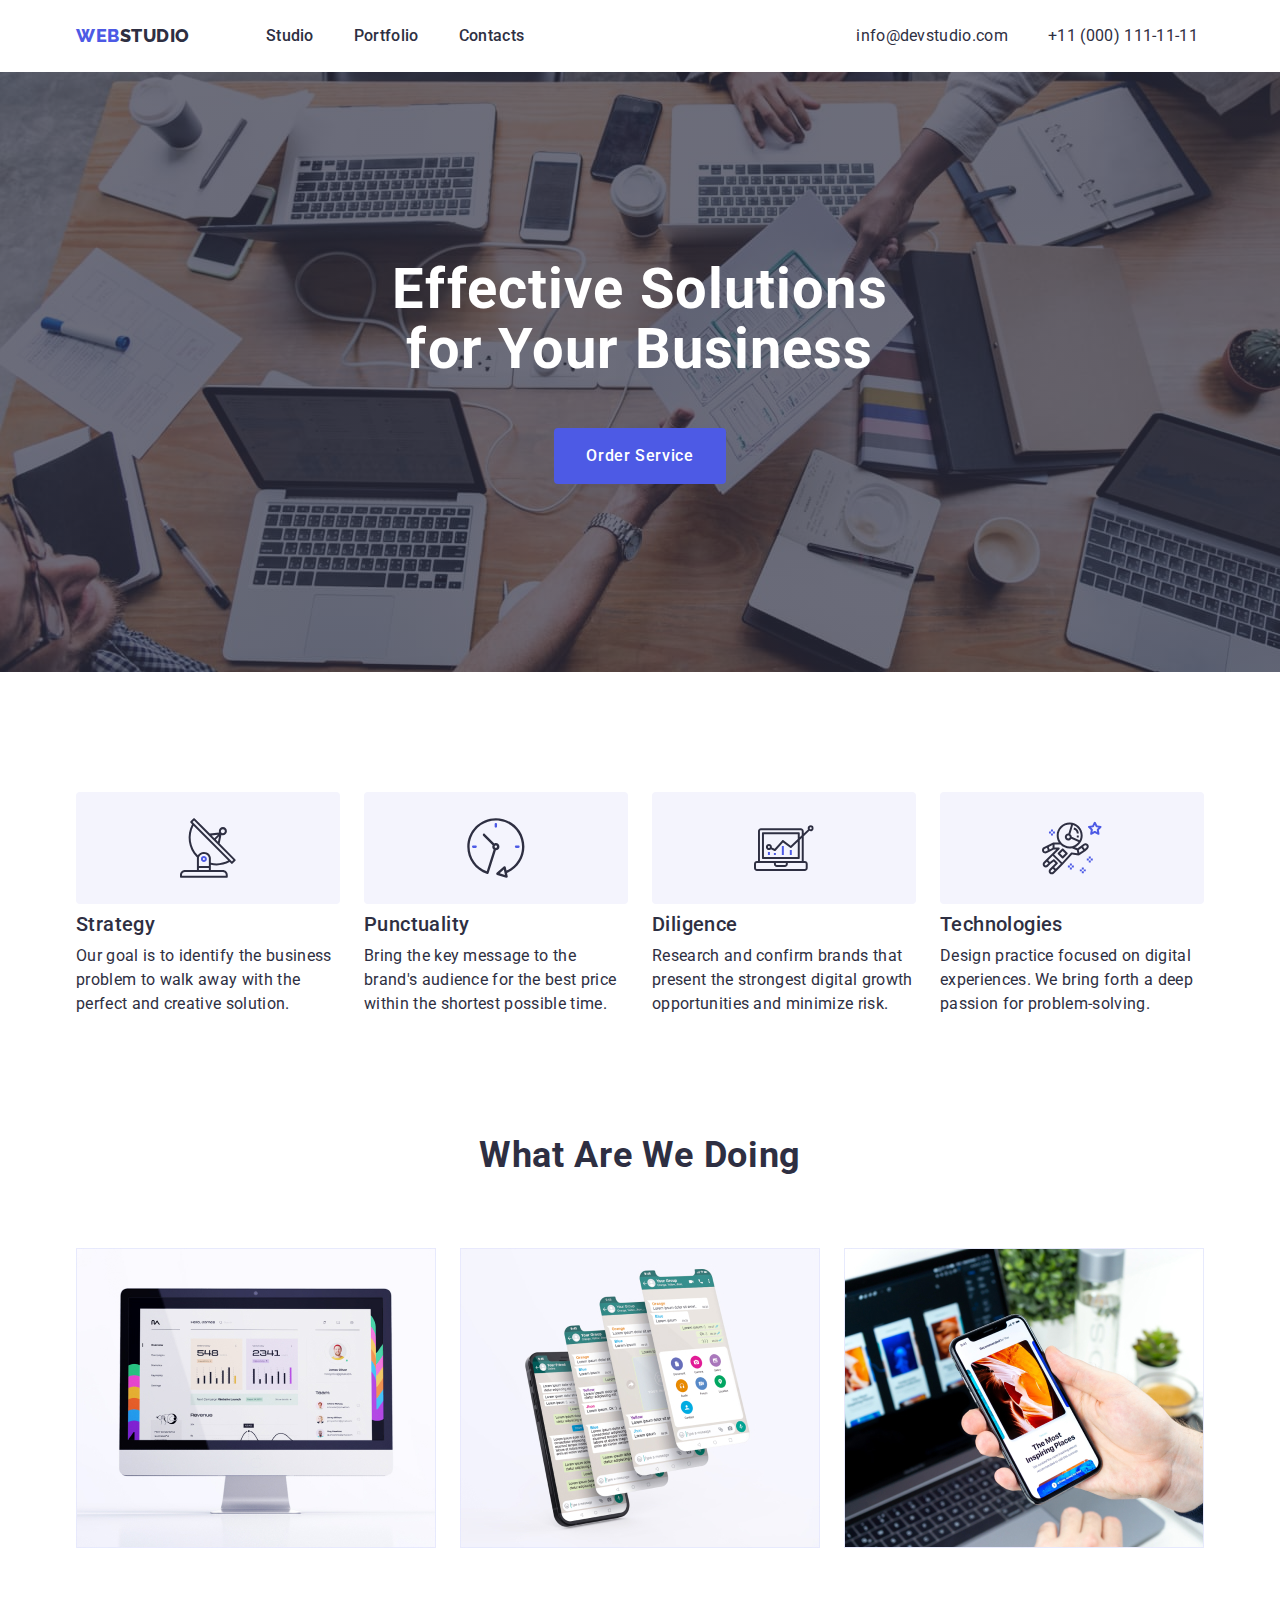
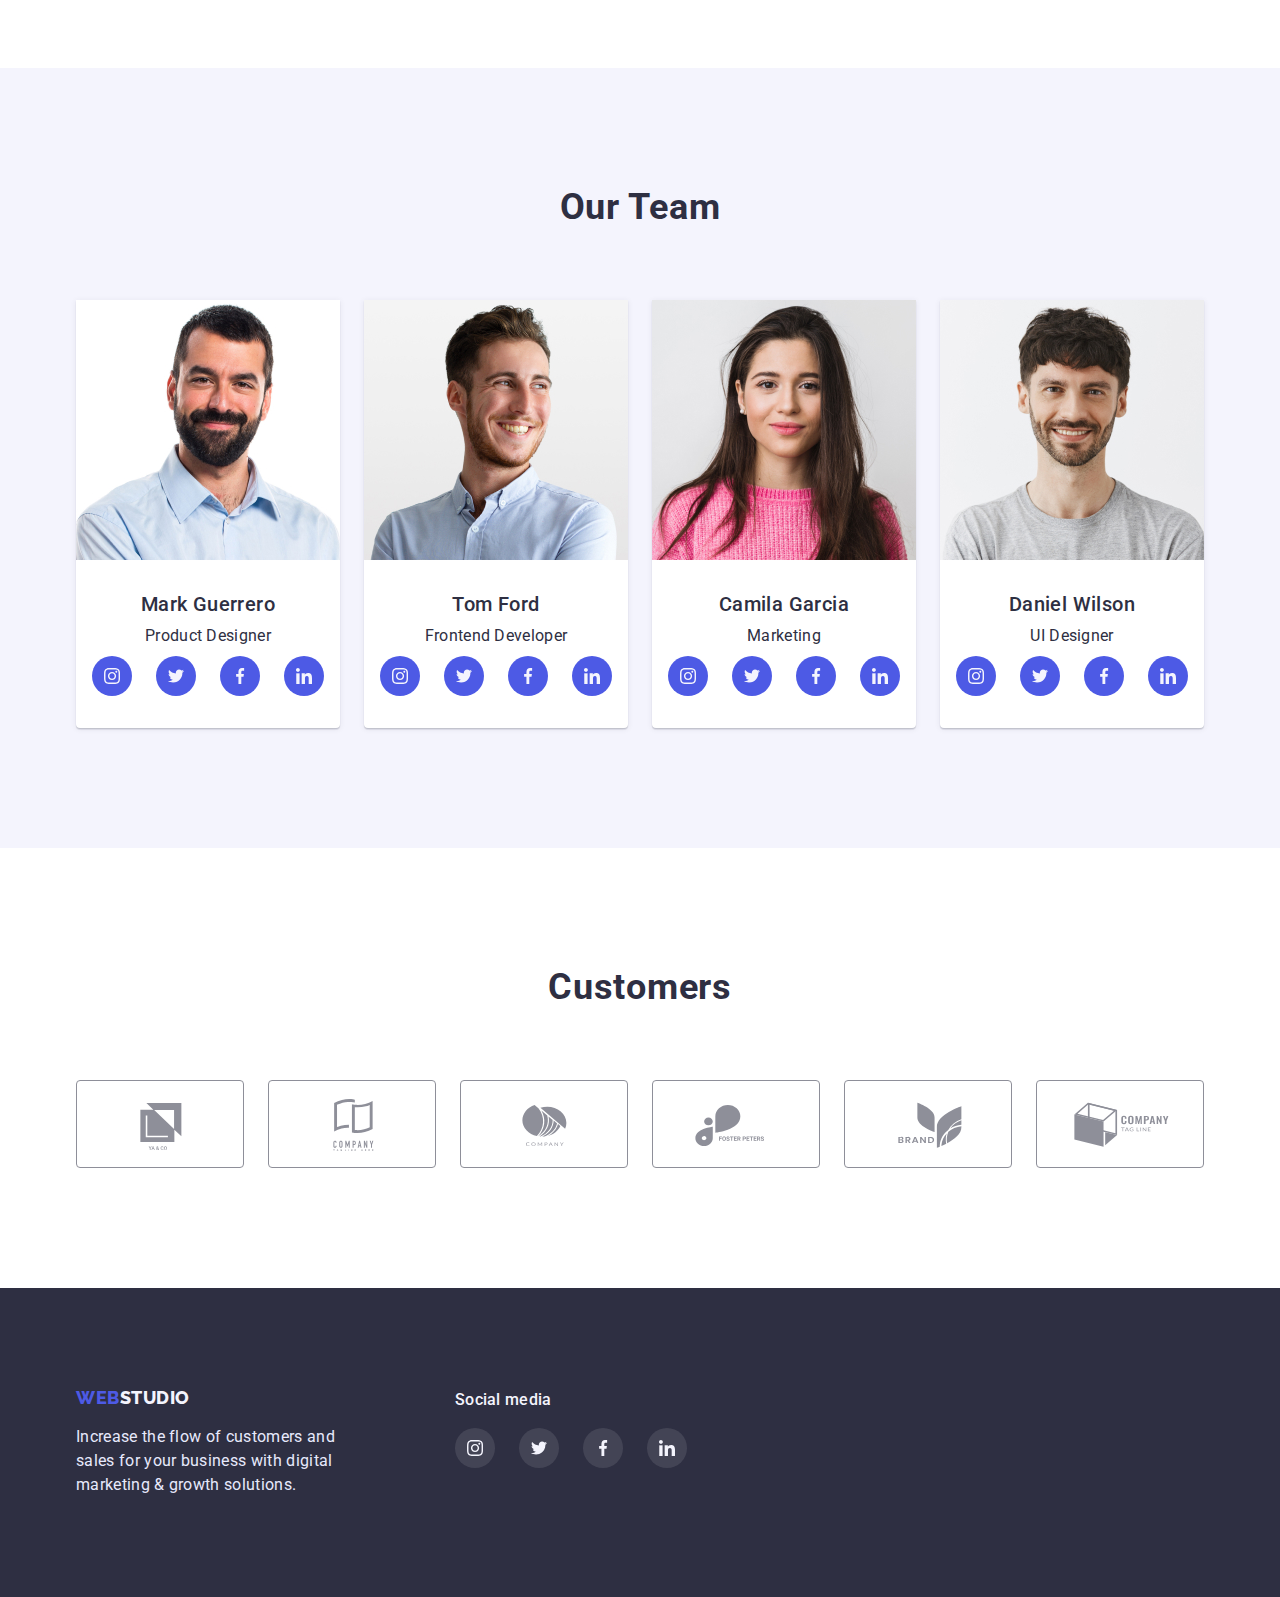
<file: index.html>
<!DOCTYPE html>
<html lang="en">
  <head>
    <meta charset="UTF-8" />
    <meta http-equiv="X-UA-Compatible" content="IE=edge" />
    <meta name="viewport" content="width=device-width, initial-scale=1.0" />
    <title>home work-3</title>
    <link
      href="https://fonts.googleapis.com/css2?family=Raleway:wght@800&family=Roboto:wght@400;500;700&display=swap"
      rel="stylesheet"
    />
    <link
      rel="stylesheet"
      href="https://cdnjs.cloudflare.com/ajax/libs/modern-normalize/1.1.0/modern-normalize.min.css"
    />
    <link rel="stylesheet" href="./css/stail.css" />
  </head>

  <body class="body">
    <!-- HEADER -->
    <header>
      <div class="conteiner-nav">
        <nav class="navwebstudio">
          <a href="" class="heder-studio"
            ><span class="heder-web">Web</span> Studio
          </a>

          <ul class="navigation">
            <li class="heder-text">
              <a href="./index.html" class="links-heder">Studio</a>
            </li>

            <li class="heder-text">
              <a href="./portfolio.html" class="links-heder">Portfolio</a>
            </li>
            <li class="heder-text">
              <a href="" class="links-heder">Contacts</a>
            </li>
          </ul>
        </nav>
        <ul class="navtelefon">
          <li class="li-telefon">
            <a href="" class="heder-mail-telefon">info@devstudio.com</a>
          </li>
          <li class="li-telefon">
            <a href="" class="heder-mail-telefon">+11 (000) 111-11-11</a>
          </li>
        </ul>
      </div>
    </header>
    <!-- Big Header -->
    <main>
      <section class="big-heder">
        <div class="conteiner">
          <h1 class="banner">Effective Solutions for Your Business</h1>
          <button data-modal-open type="button" class="buttonStudio">
            Order Service
          </button>
        </div>
      </section>
      <!-- Section-1  -->
      <section class="section-strategi">
        <div class="conteiner">
          <ul class="conteiner-strategy">
            <li class="benefits">
              <div class="div-svg-strategi">
                <svg class="svg-strategi">
                  <use
                    href="./images/litel-img/symbol-defs.svg#icon-antenna-1"
                  ></use>
                </svg>
              </div>
              <h3 class="firsttitle">Strategy</h3>
              <p class="text">
                Our goal is to identify the business problem to walk away with
                the perfect and creative solution.
              </p>
            </li>
            <li class="benefits">
              <div class="div-svg-strategi">
                <svg class="svg-strategi">
                  <use
                    href="./images/litel-img/symbol-defs.svg#icon-clock-1"
                  ></use>
                </svg>
              </div>
              <h3 class="firsttitle">Punctuality</h3>
              <p class="text">
                Bring the key message to the brand's audience for the best price
                within the shortest possible time.
              </p>
            </li>
            <li class="benefits">
              <div class="div-svg-strategi">
                <svg class="svg-strategi">
                  <use
                    href="./images/litel-img/symbol-defs.svg#icon-diagram-1"
                  ></use>
                </svg>
              </div>
              <h3 class="firsttitle">Diligence</h3>
              <p class="text">
                Research and confirm brands that present the strongest digital
                growth opportunities and minimize risk.
              </p>
            </li>
            <li class="benefits">
              <div class="div-svg-strategi">
                <svg class="svg-strategi">
                  <use
                    href="./images/litel-img/symbol-defs.svg#icon-astronaut-1"
                  ></use>
                </svg>
              </div>
              <h3 class="firsttitle">Technologies</h3>
              <p class="text">
                Design practice focused on digital experiences. We bring forth a
                deep passion for problem-solving.
              </p>
            </li>
          </ul>
        </div>
      </section>
      <!-- Secton-2 -->
      <section>
        <div class="conteiner">
          <h2>What are we doing</h2>

          <ul class="index-img-first">
            <li class="img-what-we-dung">
              <img
                class=""
                src="./images/computer.jpg"
                width="360"
                height="300"
                alt="computer"
              />
            </li>
            <li class="img-what-we-dung">
              <img
                class=""
                src="./images/telefon.jpg"
                width="360"
                height="300"
                alt="telefon"
              />
            </li>
            <li class="img-what-we-dung">
              <img
                class=""
                src="./images/comp&telefon.jpg"
                width="360"
                height="300"
                alt="comp&telefon"
              />
            </li>
          </ul>
        </div>
      </section>
      <!-- Section-3 -->
      <section class="section-strategi comand">
        <div class="conteiner">
          <h2>Our Team</h2>

          <ul class="index-img-secondary">
            <li class="img-comand">
              <img
                src="./images/man.jpg"
                width="264"
                height="260"
                alt="themanissmail"
              />
              <div class="section3-text">
                <h3 class="firsttitle">Mark Guerrero</h3>
                <p class="text">Product Designer</p>
                <ul class="ul-svg-comand">
                  <li class="li-svg-comand">
                    <a href="" class="a-svg-comand"
                      ><svg class="svg-comand">
                        <use
                          href="./images/litel-img/sprite-nooptmiz.svg#icon-instagram-2"
                        ></use>
                      </svg>
                    </a>
                  </li>

                  <li class="li-svg-comand">
                    <a href="" class="a-svg-comand"
                      ><svg class="svg-comand">
                        <use
                          href="./images/litel-img/sprite-nooptmiz.svg#icon-twitter-1"
                        ></use>
                      </svg>
                    </a>
                  </li>

                  <li class="li-svg-comand">
                    <a href="" class="a-svg-comand"
                      ><svg class="svg-comand">
                        <use
                          href="./images/litel-img/sprite-nooptmiz.svg#icon-facebook-1"
                        ></use>
                      </svg>
                    </a>
                  </li>
                  <li class="li-svg-comand">
                    <a href="" class="a-svg-comand"
                      ><svg class="svg-comand">
                        <use
                          href="./images/litel-img/sprite-nooptmiz.svg#icon-linkedin-1"
                        ></use>
                      </svg>
                    </a>
                  </li>
                </ul>
              </div>
            </li>
            <li class="img-comand">
              <img
                src="./images/jangman.jpg"
                width="264"
                height="260"
                alt="youngmansmiling"
              />
              <div class="section3-text">
                <h3 class="firsttitle">Tom Ford</h3>
                <p class="text">Frontend Developer</p>
                <ul class="ul-svg-comand">
                  <li class="li-svg-comand">
                    <a href="" class="a-svg-comand"
                      ><svg class="svg-comand">
                        <use
                          href="./images/litel-img/sprite-nooptmiz.svg#icon-instagram-2"
                        ></use>
                      </svg>
                    </a>
                  </li>

                  <li class="li-svg-comand">
                    <a href="" class="a-svg-comand"
                      ><svg class="svg-comand">
                        <use
                          href="./images/litel-img/sprite-nooptmiz.svg#icon-twitter-1"
                        ></use>
                      </svg>
                    </a>
                  </li>

                  <li class="li-svg-comand">
                    <a href="" class="a-svg-comand"
                      ><svg class="svg-comand">
                        <use
                          href="./images/litel-img/sprite-nooptmiz.svg#icon-facebook-1"
                        ></use>
                      </svg>
                    </a>
                  </li>
                  <li class="li-svg-comand">
                    <a href="" class="a-svg-comand"
                      ><svg class="svg-comand">
                        <use
                          href="./images/litel-img/sprite-nooptmiz.svg#icon-linkedin-1"
                        ></use>
                      </svg>
                    </a>
                  </li>
                </ul>
              </div>
            </li>
            <li class="img-comand">
              <img
                src="./images/girl.jpg"
                width="264"
                height="260"
                alt="girlsmiling"
              />
              <div class="section3-text">
                <h3 class="firsttitle">Camila Garcia</h3>
                <p class="text">Marketing</p>

                <ul class="ul-svg-comand">
                  <li class="li-svg-comand">
                    <a href="" class="a-svg-comand"
                      ><svg class="svg-comand">
                        <use
                          href="./images/litel-img/sprite-nooptmiz.svg#icon-instagram-2"
                        ></use>
                      </svg>
                    </a>
                  </li>

                  <li class="li-svg-comand">
                    <a href="" class="a-svg-comand"
                      ><svg class="svg-comand">
                        <use
                          href="./images/litel-img/sprite-nooptmiz.svg#icon-twitter-1"
                        ></use>
                      </svg>
                    </a>
                  </li>

                  <li class="li-svg-comand">
                    <a href="" class="a-svg-comand"
                      ><svg class="svg-comand">
                        <use
                          href="./images/litel-img/sprite-nooptmiz.svg#icon-facebook-1"
                        ></use>
                      </svg>
                    </a>
                  </li>
                  <li class="li-svg-comand">
                    <a href="" class="a-svg-comand"
                      ><svg class="svg-comand">
                        <use
                          href="./images/litel-img/sprite-nooptmiz.svg#icon-linkedin-1"
                        ></use>
                      </svg>
                    </a>
                  </li>
                </ul>
              </div>
            </li>
            <li class="img-comand">
              <img
                src="./images/stiv.jpg"
                width="264"
                height="260"
                alt="stiv"
              />
              <div class="section3-text">
                <h3 class="firsttitle">Daniel Wilson</h3>
                <p class="text">UI Designer</p>
                <ul class="ul-svg-comand">
                  <li class="li-svg-comand">
                    <a href="" class="a-svg-comand"
                      ><svg class="svg-comand">
                        <use
                          href="./images/litel-img/sprite-nooptmiz.svg#icon-instagram-2"
                        ></use>
                      </svg>
                    </a>
                  </li>

                  <li class="li-svg-comand">
                    <a href="" class="a-svg-comand"
                      ><svg class="svg-comand">
                        <use
                          href="./images/litel-img/sprite-nooptmiz.svg#icon-twitter-1"
                        ></use>
                      </svg>
                    </a>
                  </li>

                  <li class="li-svg-comand">
                    <a href="" class="a-svg-comand"
                      ><svg class="svg-comand">
                        <use
                          href="./images/litel-img/sprite-nooptmiz.svg#icon-facebook-1"
                        ></use>
                      </svg>
                    </a>
                  </li>
                  <li class="li-svg-comand">
                    <a href="" class="a-svg-comand"
                      ><svg class="svg-comand">
                        <use
                          href="./images/litel-img/sprite-nooptmiz.svg#icon-linkedin-1"
                        ></use>
                      </svg>
                    </a>
                  </li>
                </ul>
              </div>
            </li>
          </ul>
        </div>
      </section>
      <!-- Section-4 -->
      <section class="section-strategi">
        <div class="conteiner">
          <h2>Customers</h2>
          <ul class="our-claiant">
            <li class="our-clant-li">
              <a href="" class="icon-clant">
                <svg class="our-clant-svg">
                  <use
                    href="./images/litel-img/sprite-nooptmiz.svg#icon-Logo"
                  ></use>
                </svg>
              </a>
            </li>

            <li class="our-clant-li">
              <a href="" class="icon-clant">
                <svg class="our-clant-svg">
                  <use
                    href="./images/litel-img/sprite-nooptmiz.svg#icon-Logo-1"
                  ></use>
                </svg>
              </a>
            </li>

            <li class="our-clant-li">
              <a href="" class="icon-clant">
                <svg class="our-clant-svg">
                  <use
                    href="./images/litel-img/sprite-nooptmiz.svg#icon-Logo-2"
                  ></use>
                </svg>
              </a>
            </li>

            <li class="our-clant-li">
              <a href="" class="icon-clant">
                <svg class="our-clant-svg">
                  <use
                    href="./images/litel-img/sprite-nooptmiz.svg#icon-Logo-3"
                  ></use>
                </svg>
              </a>
            </li>

            <li class="our-clant-li">
              <a href="" class="icon-clant">
                <svg class="our-clant-svg">
                  <use
                    href="./images/litel-img/sprite-nooptmiz.svg#icon-Logo-4"
                  ></use>
                </svg>
              </a>
            </li>

            <li class="our-clant-li">
              <a href="" class="icon-clant">
                <svg class="our-clant-svg">
                  <use
                    href="./images/litel-img/sprite-nooptmiz.svg#icon-Logo-5"
                  ></use>
                </svg>
              </a>
            </li>
          </ul>
        </div>
      </section>
    </main>
    <!-- Footer -->
    <footer class="footer-bagraund">
      <div class="conteiner">
        <div class="footer-flex">
          <div>
            <a href="" class="footer-web">
              Web<span class="footer-studio">Studio</span></a
            >
            <p class="footer-text">
              Increase the flow of customers and <br />
              sales for your business with digital <br />
              marketing & growth solutions.
            </p>
          </div>
          <div class="footer-social">
            <p class="h4-footer">Social media</p>
            <ul class="ul-svg-footer">
              <li class="li-svg-comand">
                <a href="" class="a-svg-footer"
                  ><svg class="svg-comand">
                    <use
                      href="./images/litel-img/sprite-nooptmiz.svg#icon-instagram-2"
                    ></use>
                  </svg>
                </a>
              </li>

              <li class="li-svg-comand">
                <a href="" class="a-svg-footer"
                  ><svg class="svg-comand">
                    <use
                      href="./images/litel-img/sprite-nooptmiz.svg#icon-twitter-1"
                    ></use>
                  </svg>
                </a>
              </li>

              <li class="li-svg-comand">
                <a href="" class="a-svg-footer"
                  ><svg class="svg-comand">
                    <use
                      href="./images/litel-img/sprite-nooptmiz.svg#icon-facebook-1"
                    ></use>
                  </svg>
                </a>
              </li>
              <li class="li-svg-comand">
                <a href="" class="a-svg-footer"
                  ><svg class="svg-comand">
                    <use
                      href="./images/litel-img/sprite-nooptmiz.svg#icon-linkedin-1"
                    ></use>
                  </svg>
                </a>
              </li>
            </ul>
          </div>
        </div>
      </div>
    </footer>

    <div class="backdrop is-hidden" data-modal>
      <div class="modal">
        <p>.sdnfklsv</p>
        <button data-modal-close>close</button>
      </div>
    </div>

    <script src="./js/modal.js"></script>
  </body>
</html>
</file>
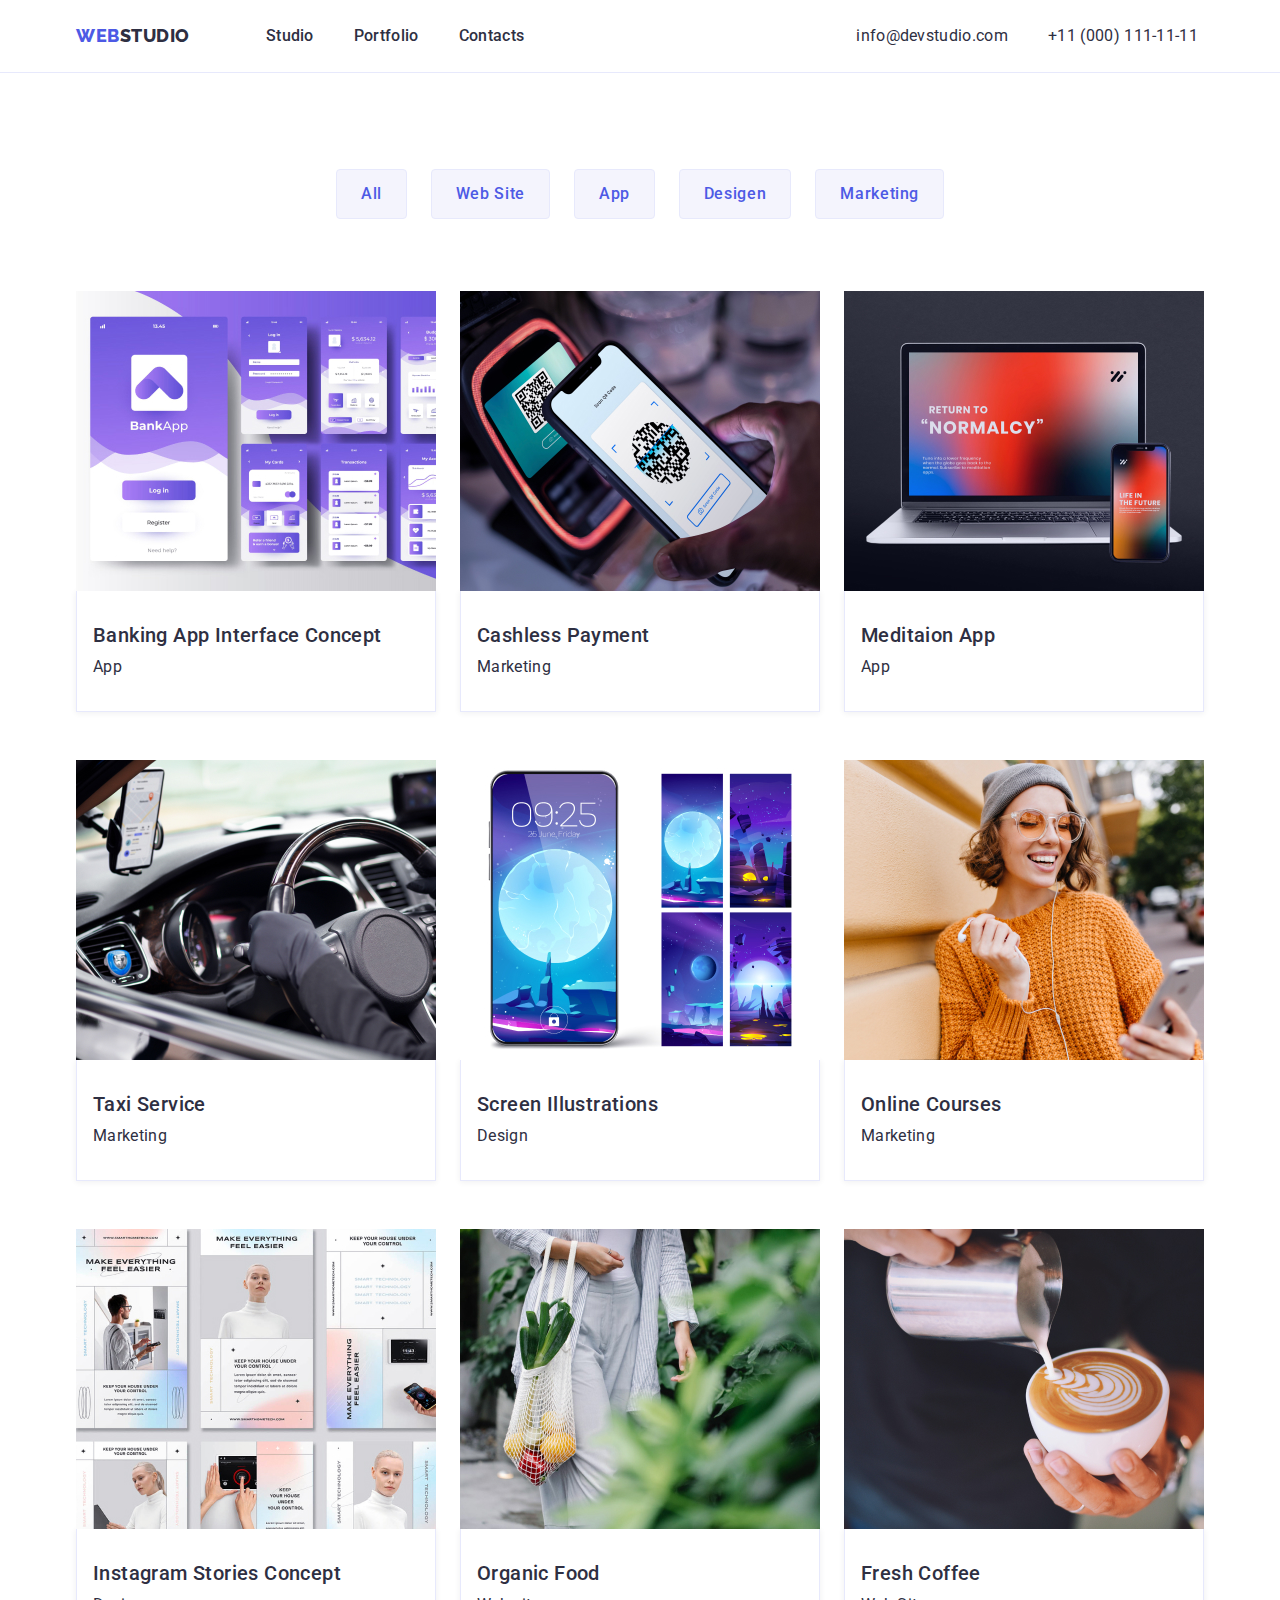
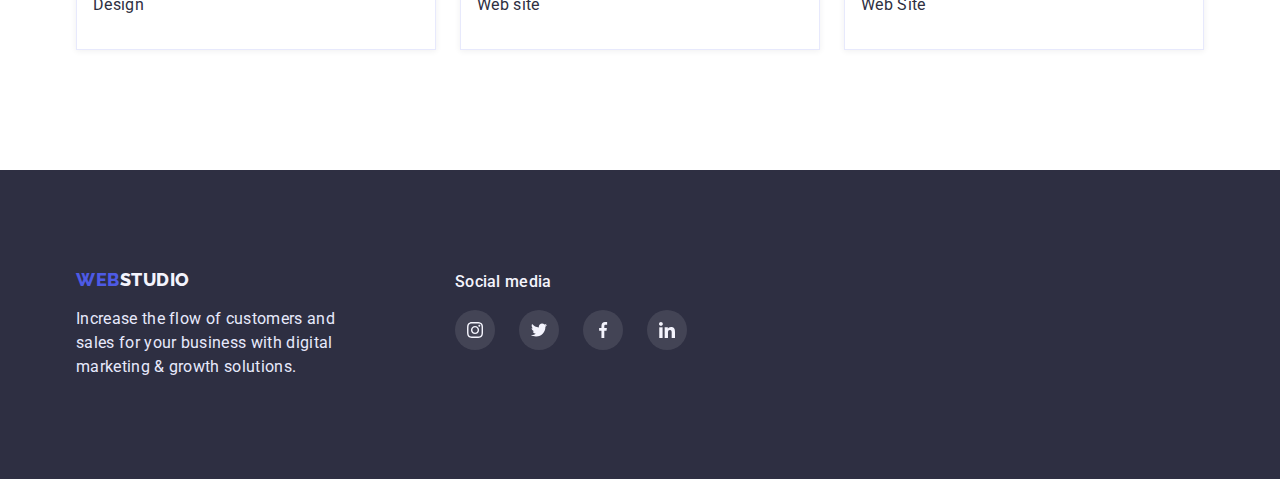
<file: portfolio.html>
<!DOCTYPE html>
<html lang="en">
  <head>
    <meta charset="UTF-8" />
    <meta http-equiv="X-UA-Compatible" content="IE=edge" />
    <meta name="viewport" content="width=device-width, initial-scale=1.0" />
    <title>Portfolio</title>
    <link
      href="https://fonts.googleapis.com/css2?family=Raleway:wght@800&family=Roboto:wght@400;500;700&display=swap"
      rel="stylesheet"
    />
    <link
      rel="stylesheet"
      href="https://cdnjs.cloudflare.com/ajax/libs/modern-normalize/1.1.0/modern-normalize.min.css"
    />
    <link rel="stylesheet" href="./css/stail.css" />
  </head>
  <body class="body">
    <!-- HEADER -->
    <header class="conteiner-heder-portfolio">
      <div class="conteiner-nav">
        <nav class="navwebstudio">
          <a href="" class="heder-studio"
            ><span class="heder-web">Web</span> Studio
          </a>

          <ul class="navigation">
            <li class="heder-text">
              <a href="./index.html" class="links-heder">Studio</a>
            </li>
            <li class="heder-text">
              <a href="./portfolio.html" class="links-heder">Portfolio</a>
            </li>
            <li class="heder-text">
              <a href="" class="links-heder">Contacts</a>
            </li>
          </ul>
        </nav>
        <ul class="navtelefon">
          <li class="li-telefon">
            <a href="" class="heder-mail-telefon">info@devstudio.com</a>
          </li>
          <li class="li-telefon">
            <a href="" class="heder-mail-telefon">+11 (000) 111-11-11</a>
          </li>
        </ul>
      </div>
    </header>
    <main>
      <!-- Button -->
      <section class="section-portfolio">
        <div class="conteiner">
          <ul class="meny">
            <li class="meny-button">
              <button class="button-portfolio" type="button">All</button>
            </li>
            <li class="meny-button">
              <button class="button-portfolio" type="button">Web Site</button>
            </li>
            <li class="meny-button">
              <button class="button-portfolio" type="button">App</button>
            </li>
            <li class="meny-button">
              <button class="button-portfolio" type="button">Desigen</button>
            </li>
            <li class="meny-button">
              <button class="button-portfolio" type="button">Marketing</button>
            </li>
          </ul>

          <!-- Section-1 Portfolio -->

          <ul class="portfolio-imej">
            <li class="portfolio-all-img">
              <a href="" class="portfolio-shadow">
                <img
                  class="img-portfolio-widh"
                  src="./images/exempelfiolet.jpg"
                  alt="saitfiolet"
                  width="360"
                  height="300"
                />
                <div class="portfolio-text-insaid">
                  <h3 class="firsttitle">Banking App Interface Concept</h3>
                  <p class="text">App</p>
                </div>
              </a>
            </li>

            <li class="portfolio-all-img">
              <a href="" class="portfolio-shadow">
                <img
                  class="img-portfolio"
                  src="./images/qrcode.jpg"
                  alt="payforqrcode"
                  height="300"
                  width="360"
                />
                <div class="portfolio-text-insaid">
                  <h3 class="firsttitle">Cashless Payment</h3>
                  <p class="text">Marketing</p>
                </div></a
              >
            </li>

            <li class="portfolio-all-img">
              <a href="" class="portfolio-shadow">
                <img
                  class="img-portfolio"
                  src="./images/laptop.jpg"
                  alt="laptop"
                  width="360"
                  height="300"
                />
                <div class="portfolio-text-insaid">
                  <h3 class="firsttitle">Meditaion App</h3>
                  <p class="text">App</p>
                </div>
              </a>
            </li>

            <!-- Section-2 Portfolio -->

            <li class="portfolio-all-img">
              <a href="" class="portfolio-shadow">
                <img
                  class="img-portfolio"
                  src="./images/auto.jpg"
                  alt="auto"
                  width="360"
                  height="300"
                />
                <div class="portfolio-text-insaid">
                  <h3 class="firsttitle">Taxi Service</h3>
                  <p class="text">Marketing</p>
                </div>
              </a>
            </li>

            <li class="portfolio-all-img">
              <a href="" class="portfolio-shadow">
                <img
                  class="img-portfolio"
                  src="./images/temfortelefon.jpg"
                  alt="temfortelefon"
                  width="360"
                  height="300"
                />
                <div class="portfolio-text-insaid">
                  <h3 class="firsttitle">Screen Illustrations</h3>
                  <p class="text">Design</p>
                </div>
              </a>
            </li>

            <li class="portfolio-all-img">
              <a href="" class="portfolio-shadow">
                <img
                  class="img-portfolio"
                  src="./images/girl&telefon.jpg"
                  alt="girl&telefon"
                  width="360"
                  height="300"
                />
                <div class="portfolio-text-insaid">
                  <h3 class="firsttitle">Online Courses</h3>
                  <p class="text">Marketing</p>
                </div>
              </a>
            </li>

            <!-- Section-3 Portfolio -->

            <li class="portfolio-all-img">
              <a href="" class="portfolio-shadow">
                <img
                  class="img-portfolio"
                  src="./images/exemple.jpg"
                  alt="sait"
                  width="360"
                  height="300"
                />
                <div class="portfolio-text-insaid">
                  <h3 class="firsttitle">Instagram Stories Concept</h3>
                  <p class="text">Design</p>
                </div>
              </a>
            </li>

            <li class="portfolio-all-img">
              <a href="" class="portfolio-shadow">
                <img
                  class="img-portfolio"
                  src="./images/fruitinabag.jpg"
                  alt="fruitinabag"
                  width="360"
                  height="300"
                />
                <div class="portfolio-text-insaid">
                  <h3 class="firsttitle">Organic Food</h3>
                  <p class="text">Web site</p>
                </div>
              </a>
            </li>

            <li class="portfolio-all-img">
              <a href="" class="portfolio-shadow">
                <img
                  class="img-portfolio"
                  src="./images/coffe.jpg"
                  alt="coffeintasse"
                  width="360"
                  height="300"
                />
                <div class="portfolio-text-insaid">
                  <h3 class="firsttitle">Fresh Coffee</h3>
                  <p class="text">Web Site</p>
                </div>
              </a>
            </li>
          </ul>
        </div>
      </section>
    </main>

    <!-- Footer -->
    <footer class="footer-bagraund">
      <div class="conteiner">
        <div class="footer-flex">
          <div>
            <a href="" class="footer-web">
              Web<span class="footer-studio">Studio</span></a
            >
            <p class="footer-text">
              Increase the flow of customers and <br />
              sales for your business with digital <br />
              marketing & growth solutions.
            </p>
          </div>
          <div class="footer-social">
            <h4 class="h4-footer">Social media</h4>
            <ul class="ul-svg-footer">
              <li class="li-svg-comand">
                <a href="" class="a-svg-footer"
                  ><svg class="svg-comand">
                    <use
                      href="./images/litel-img/sprite-nooptmiz.svg#icon-instagram-2"
                    ></use>
                  </svg>
                </a>
              </li>

              <li class="li-svg-comand">
                <a href="" class="a-svg-footer"
                  ><svg class="svg-comand">
                    <use
                      href="./images/litel-img/sprite-nooptmiz.svg#icon-twitter-1"
                    ></use>
                  </svg>
                </a>
              </li>

              <li class="li-svg-comand">
                <a href="" class="a-svg-footer"
                  ><svg class="svg-comand">
                    <use
                      href="./images/litel-img/sprite-nooptmiz.svg#icon-facebook-1"
                    ></use>
                  </svg>
                </a>
              </li>
              <li class="li-svg-comand">
                <a href="" class="a-svg-footer"
                  ><svg class="svg-comand">
                    <use
                      href="./images/litel-img/sprite-nooptmiz.svg#icon-linkedin-1"
                    ></use>
                  </svg>
                </a>
              </li>
            </ul>
          </div>
        </div>
      </div>
    </footer>
  </body>
</html>
</file>
<file: css/stail.css>
:root {
  --general-text-color: #2e2f42;
  --logo-text-color: #4d5ae5;
  --links-hover-color: #404bbf;
  --footer-textcolor: #e7e9fc;
  --footer-logo-color: #f4f4fd;
  --logo-text: Raleway;
  --all-text: Roboto;
  --background-saits: #ffffff;
}

/* cSS Portfolio */
header {
}

.conteiner-heder-portfolio {
  border-bottom: 1px solid #e7e9fc;
}
.portfolio-text-insaid {
  border: 1px solid #e7e9fc;
  box-shadow: 0px 1px 6px rgba(46, 47, 66, 0.08);
  border-top: none;
  padding-bottom: 32px;
  padding-top: 32px;
  padding-left: 16px;
}

/* Button POrtfolio */
.meny {
  justify-content: center;
  display: flex;
  margin-bottom: 72px;
}
.meny-button {
  margin-left: 24px;
}
.meny-button:first-child {
  margin-left: 0;
}

.section-portfolio {
  padding-top: 96px;
  padding-bottom: 120px;
}

/* Portfolo IMG */

.portfolio-imej {
  display: flex;
  flex-wrap: wrap;
  align-items: center;
  width: 1158px;
}

.portfolio-all-img {
  margin-right: 24px;
  margin-bottom: 48px;
  cursor: pointer;
}

.portfolio-all-img:nth-child(3n) {
  margin-right: 0;
}
.portfolio-all-img:nth-last-child(-n + 3) {
  margin-bottom: 0;
}
.portfolio-shadow {
  display: block;
}
.portfolio-shadow:hover,
:focus {
  box-shadow: 0px 1px 6px rgba(46, 47, 66, 0.08),
    0px 1px 1px rgba(46, 47, 66, 0.16), 0px 2px 1px rgba(46, 47, 66, 0.08);
}

ul {
  list-style: none;
  padding: 0;
  margin: 0;
}

/* Body */
.body {
  font-family: var(--all-text);
  color: var(--general-text-color);
  background-color: var(--background-saits);
  border-radius: 0px;
  line-height: 1.5;
}
h1,
h2,
h3,
h4,
h5,
h6,
p,
a {
  margin: 0;
  text-decoration: none;
}

img {
  display: block;
  max-width: 100%;
  height: auto;
}

/* Index.html */

.conteiner-nav {
  padding: 0 15px;
  margin: 0 auto;
  align-items: center;
  width: 1158px;
  display: flex;
}
.conteiner {
  width: 1158px;
  padding-left: 15px;
  padding-right: 15px;
  margin: 0 auto;
}

.animation-studio::before {
  background: #404bbf;
  border-radius: 2px;
}

.animation-studio {
  margin-right: 40px;
}

.navwebstudio {
  display: flex;
  margin-top: 0px;
  margin-bottom: 0px;
}
.navigation {
  display: flex;
  margin-left: 76px;
  padding: 0px;
  align-items: center;
}
.heder-text {
  margin-right: 40px;
}
.heder-text:last-child {
  margin-right: 0;
}
.navtelefon {
  display: flex;
  margin-left: 332px;
  padding-inline-start: 0px;
  margin-top: 0;
  margin-bottom: 0;
  padding-top: 24px;
  padding-bottom: 24px;
}
.li-telefon {
  margin-right: 40px;
}
.li-telefon:last-child {
  margin-right: 0;
}

/* Heder logo */
.heder-studio {
  font-family: var(--logo-text);
  font-weight: 800;
  font-size: 18px;
  line-height: 1.33;
  display: flex;
  align-items: center;
  letter-spacing: 0.03em;
  text-transform: uppercase;
  color: var(--general-text-color);
  text-decoration: none;
}
.heder-web {
  font-family: var(--logo-text);
  font-weight: 800;
  font-size: 18px;
  line-height: 1.33;
  display: flex;
  align-items: center;
  letter-spacing: 0.03em;
  text-transform: uppercase;
  color: var(--logo-text-color);
  text-decoration: none;
}
/* Heder links */
.links-heder {
  font-weight: 500;
  font-size: 16px;
  line-height: 1.5;
  letter-spacing: 0.02em;
  color: var(--general-text-color);
  text-decoration: none;
}
.links-heder:hover {
  color: var(--logo-text-color);
}
.links-heder:focus {
  color: var(--logo-text-color);
}
/* links info */
.heder-mail-telefon {
  color: var(--general-text-color);
  font-size: 16px;
  line-height: 1.5;
  letter-spacing: 0.02em;
  text-decoration: none;
}

.heder-mail-telefon:hover,
:focus {
  color: var(--logo-text-color);
}
/* Big-heder */
h2 {
  font-weight: 700;
  font-size: 36px;
  line-height: 1.11;
  text-align: center;
  letter-spacing: 0.02em;
  text-transform: capitalize;
  color: var(--general-text-color);
}

.banner {
  color: var(--background-saits);
  font-family: var(--all-text);
  font-weight: 700;
  font-size: 56px;
  line-height: 1.07;
  text-align: center;
  letter-spacing: 0.02em;

  width: 497px;
  margin: auto;
}

.big-heder {
  padding-top: 188px;
  padding-bottom: 188px;
  background-color: var(--general-text-color);
  margin: 0;
  text-align: center;
  background-image: linear-gradient(
      to right,
      rgba(46, 47, 66, 0.7),
      rgba(46, 47, 66, 0.7)
    ),
    url(../images/people-office-format.jpg);
  max-width: 1440px;
  height: 600px;
  margin-left: auto;
  margin-right: auto;
}

.text {
  font-size: 16px;
  line-height: 1.5;
  letter-spacing: 0.02em;
  color: var(--general-text-color);
  margin-top: 8px;
}
/*Section2*/
.benefits {
  margin-left: 24px;
  align-items: center;
  padding-inline-start: 0px;
  width: 264px;
}

.benefits:first-child {
  margin-left: 0;
}

.div-svg-strategi {
  background: #f4f4fd;
  border-radius: 4px;
  width: 264px;
  height: 112px;
  margin-bottom: 8px;
  display: flex;
  justify-content: center;
  align-items: center;
}

.svg-strategi {
  width: 59.72px;
  height: 64px;
}

.img-what-we-dung {
  margin-left: 24px;
}
.img-what-we-dung:first-child {
  margin-left: 0;
}

/* Conteiner Strategy */
.conteiner-strategy {
  display: flex;
}
.wawd {
  margin-bottom: 72px;
}

.index-img-first {
  display: flex;
  margin-top: 72px;
  padding-bottom: 120px;
}

.section-strategi {
  padding-top: 120px;
  padding-bottom: 120px;
  align-items: center;
}
/* Section3 */
.index-img-secondary {
  display: flex;
  margin-top: 72px;
}

.comand {
  background-color: var(--footer-logo-color);
}

.our-team {
  padding-bottom: 72px;
}

.img-comand {
  margin-left: 24px;
  background-color: var(--background-saits);
  background: #ffffff;
  box-shadow: 0px 1px 6px rgba(46, 47, 66, 0.08),
    0px 1px 1px rgba(46, 47, 66, 0.16), 0px 2px 1px rgba(46, 47, 66, 0.08);
  border-radius: 0px 0px 4px 4px;
}
.img-comand:first-child {
  margin-left: 0;
}

.ul-svg-comand {
  display: flex;
  justify-content: center;
  margin-top: 8px;
}

.li-svg-comand {
  margin-right: 24px;
}
.li-svg-comand:last-child {
  margin-right: 0;
}

.svg-comand {
  width: 16px;
  height: 16px;
  margin: auto;
}

.a-svg-comand {
  display: flex;
  width: 40px;
  height: 40px;
  border-radius: 50%;
  background-color: var(--logo-text-color);
}
.a-svg-comand:hover {
  background-color: var(--links-hover-color);
}

.section3-text {
  padding-top: 32px;
  padding-bottom: 32px;
  text-align: center;
}
/* Portfolio meny */

.firsttitle {
  font-weight: 500;
  font-size: 20px;
  line-height: 1.2;
  letter-spacing: 0.02em;
  color: var(--general-text-color);
}

/* BUTTON */
.buttonStudio:hover {
  background: var(--links-hover-color);
}
.buttonStudio {
  font-family: var(--all-text);
  background-color: var(--logo-text-color);
  color: var(--background-saits);
  border-radius: 4px;
  padding: 16px 32px;
  cursor: pointer;
  font-style: normal;
  font-weight: 500;
  font-size: 16px;
  line-height: 1.5;
  align-items: center;
  letter-spacing: 0.04em;
  margin-top: 48px;
  border: none;
}
.button-portfolio {
  cursor: pointer;
  background: var(--footer-logo-color);
  border: 1px solid var(--footer-textcolor);
  font-family: var(--all-text);
  font-weight: 500;
  font-size: 16px;
  line-height: 1.5;
  padding: 12px 24px;
  display: flex;
  align-items: center;
  text-align: center;
  border-radius: 4px;
  letter-spacing: 0.04em;
  color: var(--logo-text-color);
}
.button-portfolio:hover {
  background: var(--links-hover-color);
  box-shadow: 0px 3px 1px rgba(0, 0, 0, 0.1), 0px 2px 1px rgba(0, 0, 0, 0.08),
    0px 2px 2px rgba(0, 0, 0, 0.12);
  border-radius: 4px;
  font-family: var(--all-text);
  font-weight: 500;
  font-size: 16px;
  line-height: 1.5;
  display: flex;
  align-items: center;
  text-align: center;
  letter-spacing: 0.04em;
  color: var(--background-saits);
}
.button-portfolio:focus {
  background-color: var(--links-hover-color);
  color: var(--background-saits);
}

/* Section-4 */

.our-clant-li {
  margin-left: 24px;
}
.our-clant-li:first-child {
  margin-left: 0;
}
.our-claiant {
  display: flex;
  padding: auto;
  margin: auto;
  margin-top: 72px;
}
.icon-clant {
  display: flex;
  border: 1px solid #8e8f99;
  border-radius: 4px;
  width: 168px;
  height: 88px;
  justify-content: center;
  align-items: center;
  color: #8e8f99;
}
.icon-clant:hover {
  color: #404bbf;
  border: 1px solid #404bbf;
}

.our-clant-svg {
  width: 104px;
  height: 56px;
  fill: currentColor;
}

/* FOOTER */
.footer-web {
  font-family: var(--logo-text);
  font-weight: 800;
  font-size: 18px;
  line-height: 1.16;
  display: flex;
  align-items: center;
  letter-spacing: 0.03em;
  text-transform: uppercase;
  color: var(--logo-text-color);
  text-decoration: none;
}
.footer-studio {
  font-family: var(--logo-text);
  font-weight: 800;
  font-size: 18px;
  line-height: 1.16;
  display: flex;
  align-items: center;
  letter-spacing: 0.03em;
  text-transform: uppercase;
  color: var(--footer-logo-color);
  text-decoration: none;
}

.footer-text {
  font-style: normal;
  font-size: 16px;
  line-height: 1.5;
  letter-spacing: 0.02em;
  color: var(--footer-textcolor);
  margin-top: 16px;
}
.footer-bagraund {
  background-color: #2e2f42;
  padding-top: 100px;
  padding-bottom: 100px;
}

.ul-svg-footer {
  display: flex;
}
.h4-footer {
  color: #f4f4fd;
  font-family: "Roboto";
  font-style: normal;
  font-weight: 500;
  font-size: 16px;
  line-height: 24px;
  letter-spacing: 0.02em;
  margin-bottom: 16px;
}

.a-svg-footer {
  display: flex;
  width: 40px;
  height: 40px;
  border-radius: 50%;
  background-color: rgba(255, 255, 255, 0.1);
}
.a-svg-footer:hover {
  background-color: #31d0aa;
}
.footer-flex {
  display: flex;
}
.footer-social {
  margin-left: 120px;
}

/* \BacKdrop */

.backdrop {
  position: fixed;
  top: 0;
  left: 0;
  width: 100%;
  height: 100%;
  background: rgba(46, 47, 66, 0.4);
}

.modal {
  background: #fcfcfc;
  box-shadow: 0px 1px 1px rgba(0, 0, 0, 0.14), 0px 1px 3px rgba(0, 0, 0, 0.12),
    0px 2px 1px rgba(0, 0, 0, 0.2);
  border-radius: 4px;
  width: 408px;
  height: 576px;
  position: absolute;
  top: 50%;
  left: 50%;
  transform: translate(-50%, -50%);
}
.is-hidden {
  opacity: 0;
  pointer-events: none;
}
</file>
